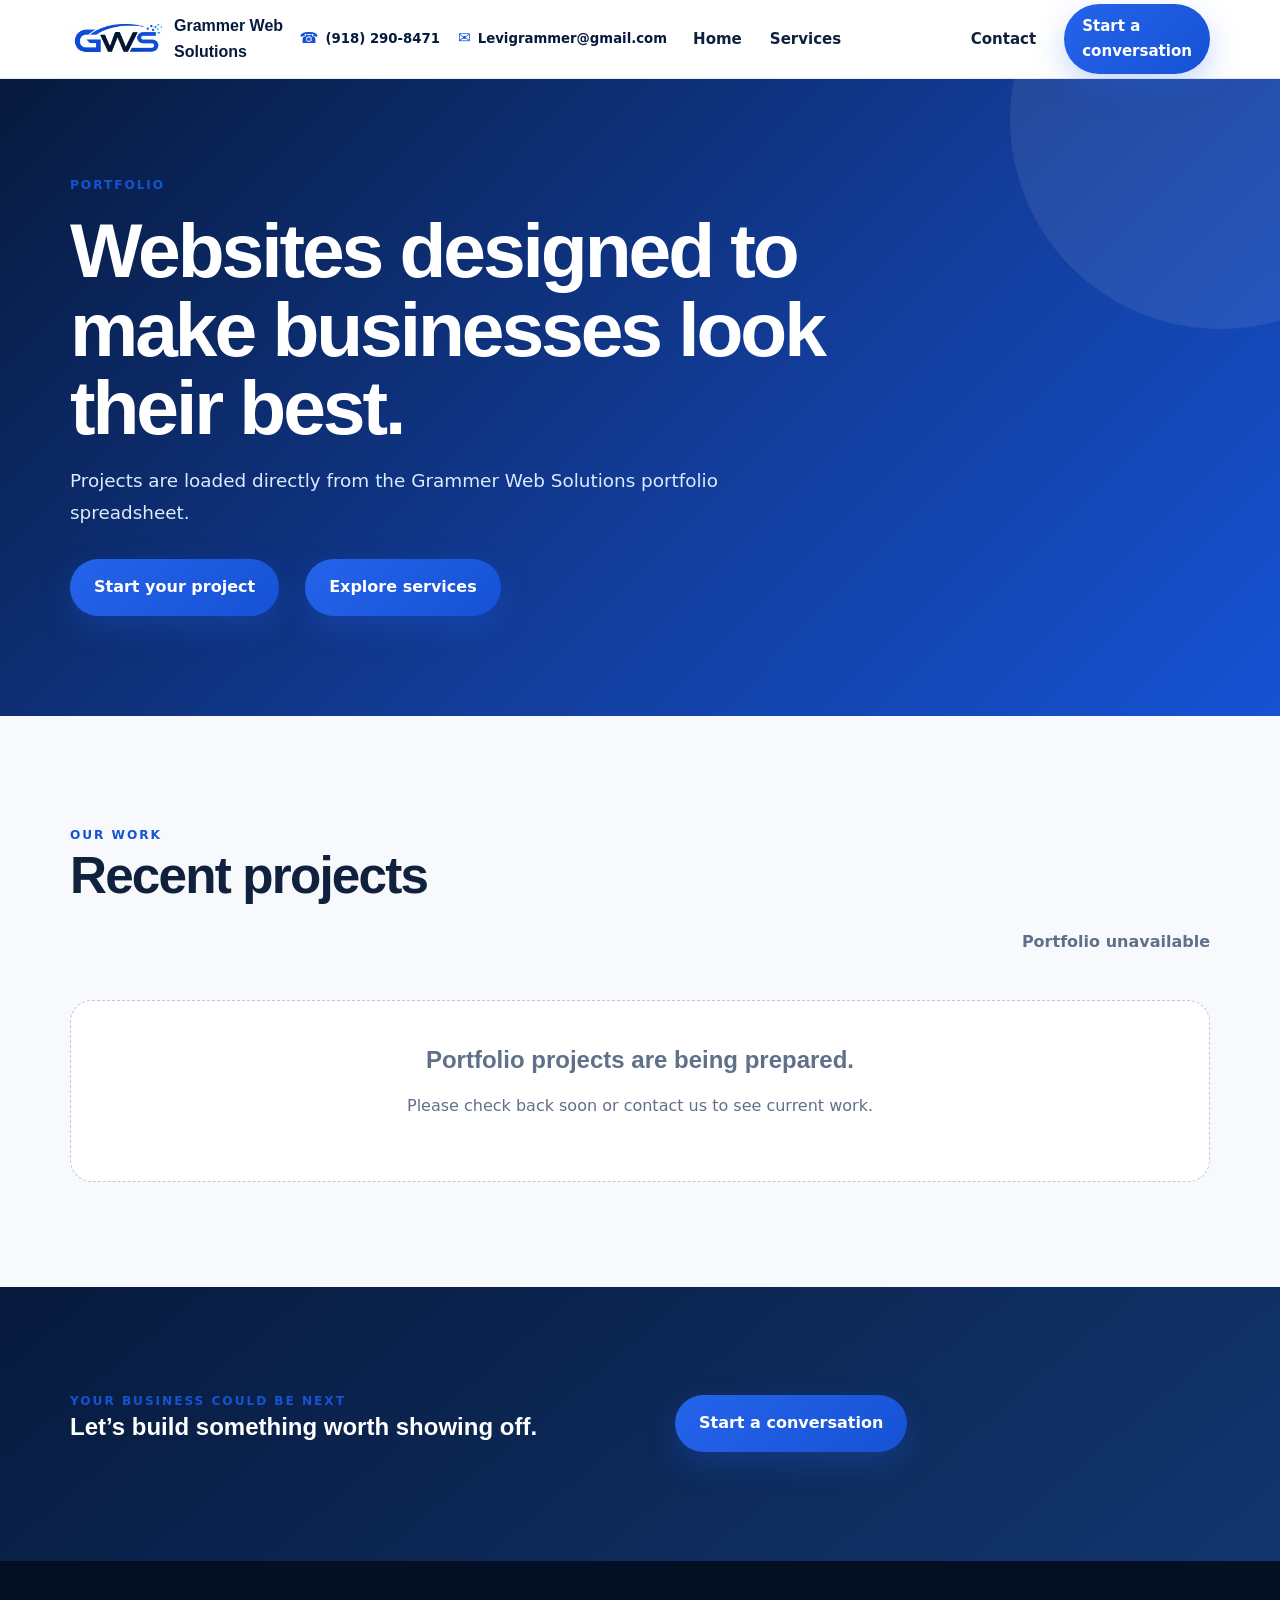
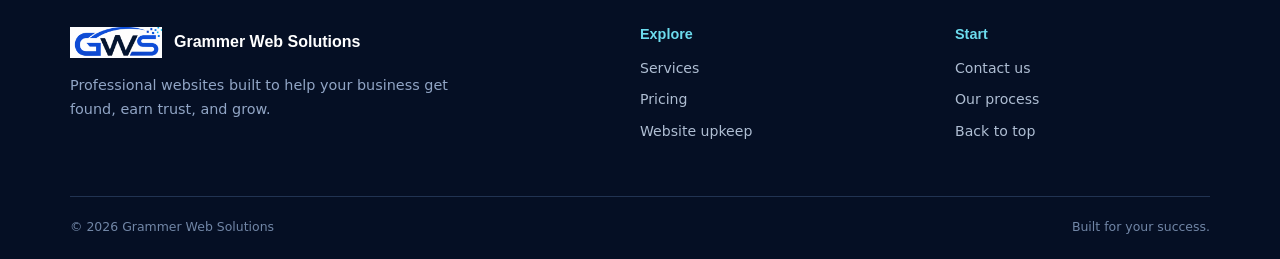
<file: portfolio.html>
<!doctype html>
<html lang="en"><head><meta charset="utf-8"/><meta content="width=device-width, initial-scale=1" name="viewport"/><meta content="#1652d4" name="theme-color"/><meta content="View website projects created by Grammer Web Solutions." name="description"/><link href="[data-uri]" rel="icon"/><link href="style.css" rel="stylesheet"/></head><body class="page-inner"><header class="site-header" id="top">
<div class="container nav-wrap">
<a aria-label="Grammer Web Solutions home" class="brand" href="#top">
<img alt="GWS" src="[data-uri]"/>
<span>Grammer Web Solutions</span>
</a>
<div class="header-contact" aria-label="Contact Grammer Web Solutions">
<a class="header-contact-link" href="tel:+19182908471" aria-label="Call Grammer Web Solutions at 918-290-8471">
<span class="header-contact-icon" aria-hidden="true">☎</span><span>(918) 290-8471</span>
</a>
<a class="header-contact-link" href="mailto:Levigrammer@gmail.com" aria-label="Email Grammer Web Solutions at Levigrammer@gmail.com">
<span class="header-contact-icon" aria-hidden="true">✉</span><span>Levigrammer@gmail.com</span>
</a>
</div>
<button aria-controls="site-nav" aria-expanded="false" aria-label="Open menu" class="menu-button">
<span></span><span></span><span></span>
</button>
<nav aria-label="Main navigation" id="site-nav"><a href="index.html">Home</a><a href="services.html">Services</a><a class="nav-current" href="portfolio.html">Portfolio</a><a href="index.html#contact">Contact</a><a class="button button-small" href="index.html#contact">Start a conversation</a></nav>
</div>
</header>
<main>
<section class="page-hero"><div class="container"><span class="eyebrow">Portfolio</span><h1>Websites designed to make businesses look their best.</h1><p>Projects are loaded directly from the Grammer Web Solutions portfolio spreadsheet.</p><div class="hero-actions"><a class="button" href="index.html#contact">Start your project</a><a class="button button-ghost" href="services.html">Explore services</a></div></div></section>
<section class="section"><div class="container"><div class="portfolio-toolbar"><div class="section-heading"><span class="eyebrow">Our work</span><h2>Recent projects</h2></div><p aria-live="polite" class="portfolio-status" id="portfolio-status">Loading projects…</p></div><div aria-live="polite" class="portfolio-grid" id="portfolio-grid"></div></div></section>
<section class="cta-section"><div class="container cta-grid"><div><span class="eyebrow light">Your business could be next</span><h2>Let’s build something worth showing off.</h2></div><div><a class="button button-light" href="index.html#contact">Start a conversation</a></div></div></section>
</main><footer>
<div class="container footer-grid">
<div>
<a class="brand footer-brand" href="#top"><img alt="" src="[data-uri]"/><span>Grammer Web Solutions</span></a>
<p>Professional websites built to help your business get found, earn trust, and grow.</p>
</div>
<div><h3>Explore</h3><a href="services.html">Services</a><a href="index.html#pricing">Pricing</a><a href="services.html#upkeep">Website upkeep</a></div>
<div><h3>Start</h3><a href="index.html#contact">Contact us</a><a href="index.html#process">Our process</a><a href="#top">Back to top</a></div>
</div>
<div class="container footer-bottom"><span>© <span id="year"></span> Grammer Web Solutions</span><span>Built for your success.</span></div>
</footer><script src="main.js"></script><script src="portfolio.js"></script></body></html>
</file>
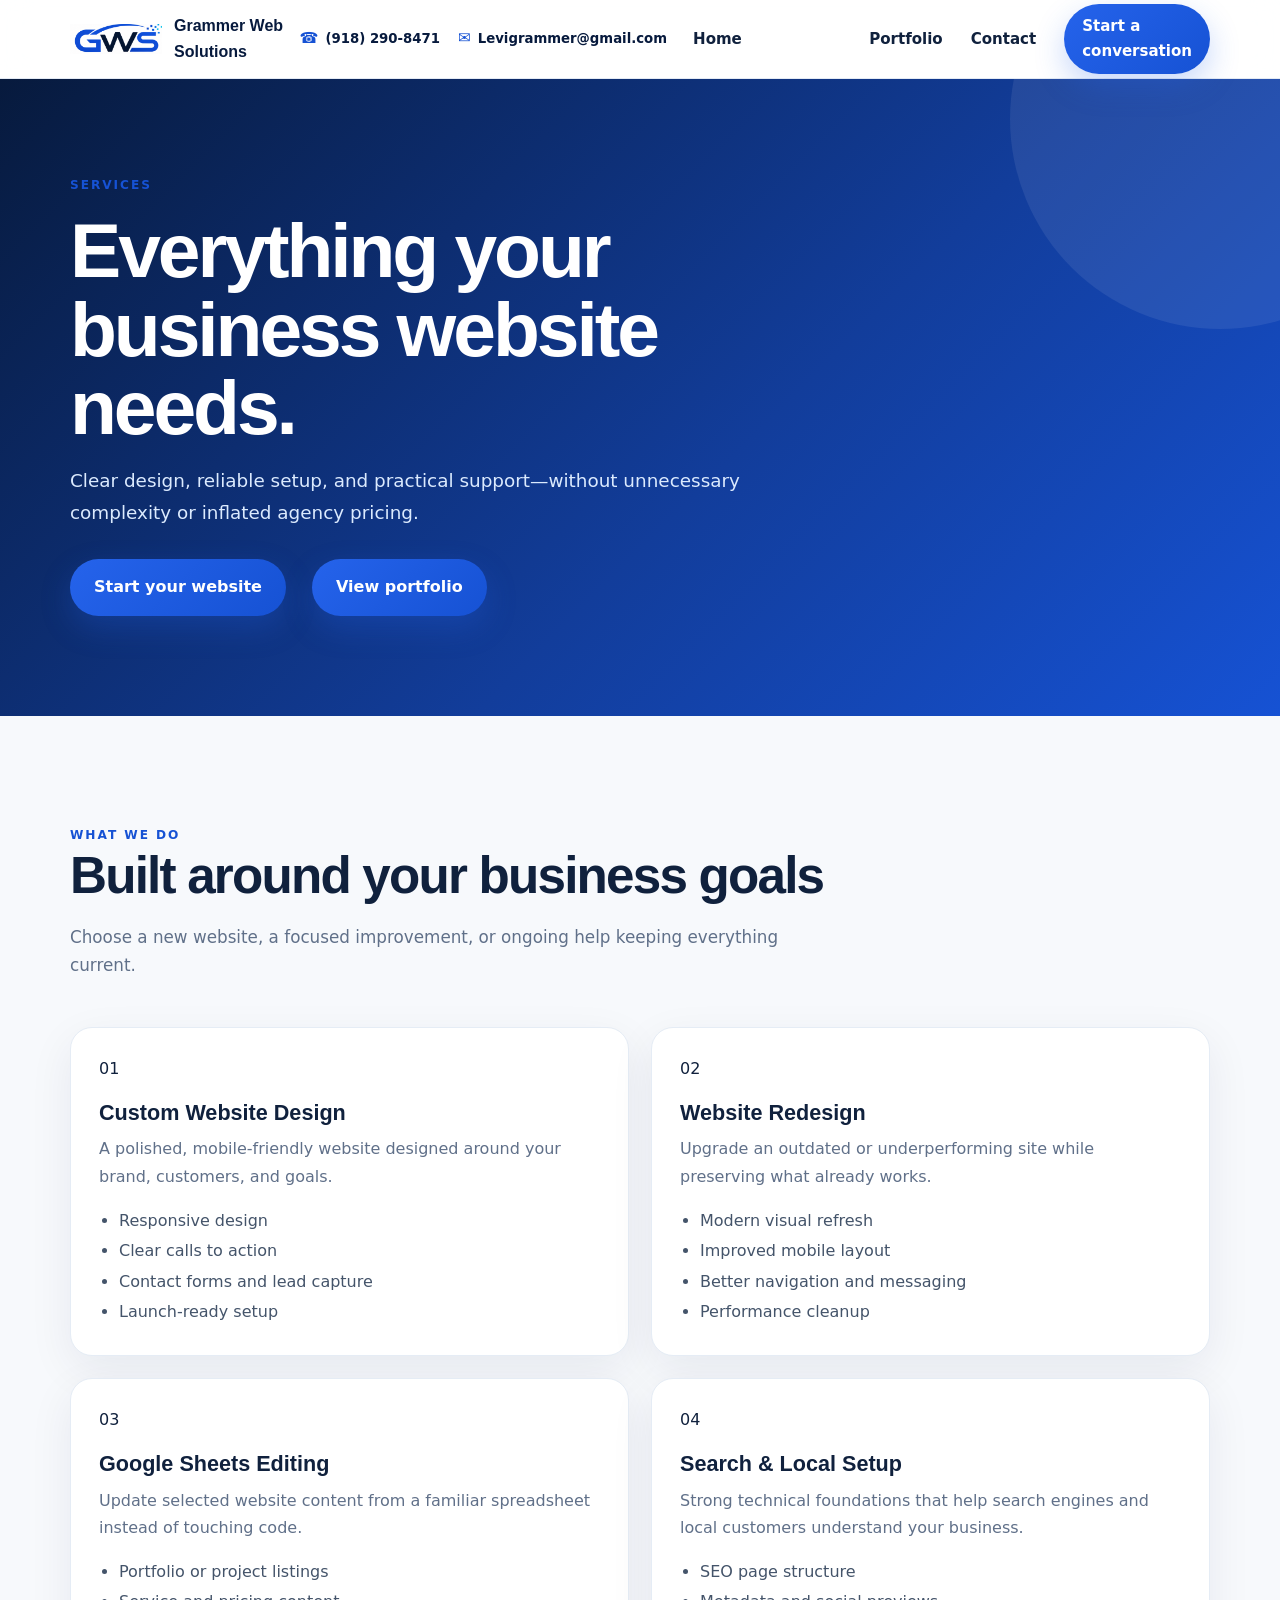
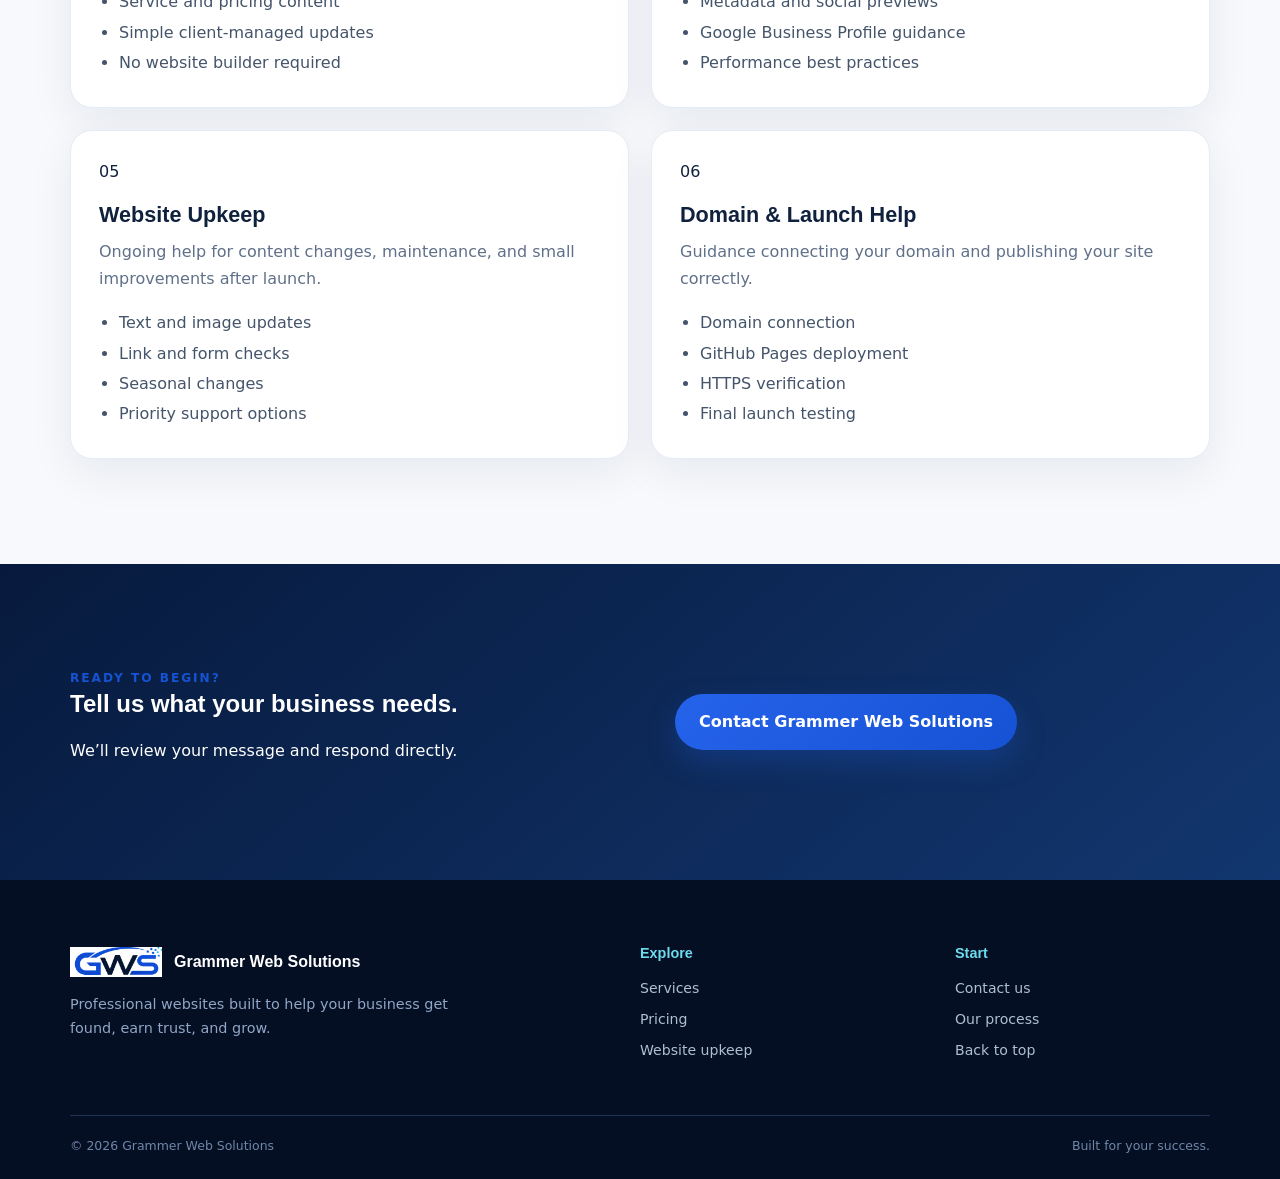
<file: services.html>
<!doctype html>
<html lang="en"><head><meta charset="utf-8"/><meta content="width=device-width, initial-scale=1" name="viewport"/><meta content="#1652d4" name="theme-color"/><meta content="Website design, redesign, Google Sheets editing, SEO foundations, upkeep, and launch help from Grammer Web Solutions." name="description"/><link href="[data-uri]" rel="icon"/><link href="style.css" rel="stylesheet"/></head><body class="page-inner"><header class="site-header" id="top">
<div class="container nav-wrap">
<a aria-label="Grammer Web Solutions home" class="brand" href="#top">
<img alt="GWS" src="[data-uri]"/>
<span>Grammer Web Solutions</span>
</a>
<div class="header-contact" aria-label="Contact Grammer Web Solutions">
<a class="header-contact-link" href="tel:+19182908471" aria-label="Call Grammer Web Solutions at 918-290-8471">
<span class="header-contact-icon" aria-hidden="true">☎</span><span>(918) 290-8471</span>
</a>
<a class="header-contact-link" href="mailto:Levigrammer@gmail.com" aria-label="Email Grammer Web Solutions at Levigrammer@gmail.com">
<span class="header-contact-icon" aria-hidden="true">✉</span><span>Levigrammer@gmail.com</span>
</a>
</div>
<button aria-controls="site-nav" aria-expanded="false" aria-label="Open menu" class="menu-button">
<span></span><span></span><span></span>
</button>
<nav aria-label="Main navigation" id="site-nav"><a href="index.html">Home</a><a class="nav-current" href="services.html">Services</a><a href="portfolio.html">Portfolio</a><a href="index.html#contact">Contact</a><a class="button button-small" href="index.html#contact">Start a conversation</a></nav>
</div>
</header>
<main>
<section class="page-hero"><div class="container"><span class="eyebrow">Services</span><h1>Everything your business website needs.</h1><p>Clear design, reliable setup, and practical support—without unnecessary complexity or inflated agency pricing.</p><div class="hero-actions"><a class="button" href="index.html#contact">Start your website</a><a class="button button-ghost" href="portfolio.html">View portfolio</a></div></div></section>
<section class="section"><div class="container"><div class="section-heading reveal"><span class="eyebrow">What we do</span><h2>Built around your business goals</h2><p>Choose a new website, a focused improvement, or ongoing help keeping everything current.</p></div><div class="service-detail-grid">
<article class="service-detail reveal"><div class="service-icon">01</div><h2>Custom Website Design</h2><p>A polished, mobile-friendly website designed around your brand, customers, and goals.</p><ul><li>Responsive design</li><li>Clear calls to action</li><li>Contact forms and lead capture</li><li>Launch-ready setup</li></ul></article>
<article class="service-detail reveal delay-one"><div class="service-icon">02</div><h2>Website Redesign</h2><p>Upgrade an outdated or underperforming site while preserving what already works.</p><ul><li>Modern visual refresh</li><li>Improved mobile layout</li><li>Better navigation and messaging</li><li>Performance cleanup</li></ul></article>
<article class="service-detail reveal"><div class="service-icon">03</div><h2>Google Sheets Editing</h2><p>Update selected website content from a familiar spreadsheet instead of touching code.</p><ul><li>Portfolio or project listings</li><li>Service and pricing content</li><li>Simple client-managed updates</li><li>No website builder required</li></ul></article>
<article class="service-detail reveal delay-one"><div class="service-icon">04</div><h2>Search &amp; Local Setup</h2><p>Strong technical foundations that help search engines and local customers understand your business.</p><ul><li>SEO page structure</li><li>Metadata and social previews</li><li>Google Business Profile guidance</li><li>Performance best practices</li></ul></article>
<article class="service-detail reveal" id="upkeep"><div class="service-icon">05</div><h2>Website Upkeep</h2><p>Ongoing help for content changes, maintenance, and small improvements after launch.</p><ul><li>Text and image updates</li><li>Link and form checks</li><li>Seasonal changes</li><li>Priority support options</li></ul></article>
<article class="service-detail reveal delay-one"><div class="service-icon">06</div><h2>Domain &amp; Launch Help</h2><p>Guidance connecting your domain and publishing your site correctly.</p><ul><li>Domain connection</li><li>GitHub Pages deployment</li><li>HTTPS verification</li><li>Final launch testing</li></ul></article>
</div></div></section>
<section class="cta-section"><div class="container cta-grid"><div><span class="eyebrow light">Ready to begin?</span><h2>Tell us what your business needs.</h2><p>We’ll review your message and respond directly.</p></div><div><a class="button button-light" href="index.html#contact">Contact Grammer Web Solutions</a></div></div></section>
</main><footer>
<div class="container footer-grid">
<div>
<a class="brand footer-brand" href="#top"><img alt="" src="[data-uri]"/><span>Grammer Web Solutions</span></a>
<p>Professional websites built to help your business get found, earn trust, and grow.</p>
</div>
<div><h3>Explore</h3><a href="services.html">Services</a><a href="index.html#pricing">Pricing</a><a href="services.html#upkeep">Website upkeep</a></div>
<div><h3>Start</h3><a href="index.html#contact">Contact us</a><a href="index.html#process">Our process</a><a href="#top">Back to top</a></div>
</div>
<div class="container footer-bottom"><span>© <span id="year"></span> Grammer Web Solutions</span><span>Built for your success.</span></div>
</footer><script src="main.js"></script></body></html>
</file>
<file: style.css>
:root {
  --blue: #1652d4;
  --blue-bright: #2563eb;
  --cyan: #06b6d4;
  --navy: #071a3d;
  --navy-2: #0d244f;
  --ink: #10213d;
  --muted: #607089;
  --line: #dce5f2;
  --soft: #f4f8ff;
  --white: #fff;
  --shadow: 0 24px 70px rgba(9, 36, 84, .13);
  --radius: 22px;
}
* { box-sizing: border-box; }
html { scroll-behavior: smooth; }
body { margin: 0; font-family: Inter, system-ui, sans-serif; color: var(--ink); background: white; line-height: 1.65; }
img { max-width: 100%; }
a { color: inherit; text-decoration: none; }
button, input, textarea, select { font: inherit; }
.container { width: min(1140px, calc(100% - 40px)); margin: 0 auto; }
.skip-link { position: fixed; left: 16px; top: -80px; background: white; padding: 12px 16px; z-index: 999; }
.skip-link:focus { top: 16px; }
.site-header { position: sticky; top: 0; z-index: 50; background: rgba(255,255,255,.9); backdrop-filter: blur(16px); border-bottom: 1px solid rgba(220,229,242,.8); }
.nav-wrap { min-height: 78px; display: flex; align-items: center; justify-content: space-between; }
.brand { display: flex; align-items: center; gap: 12px; font-family: Poppins, sans-serif; font-weight: 700; color: var(--navy); }
.brand img { width: 92px; height: 34px; object-fit: contain; }
#site-nav { display: flex; gap: 28px; align-items: center; font-weight: 600; font-size: .94rem; }
#site-nav > a:not(.button):hover { color: var(--blue); }
.menu-button { display: none; border: 0; background: transparent; padding: 8px; }
.menu-button span { display: block; width: 26px; height: 2px; background: var(--navy); margin: 5px; }
.button { display: inline-flex; align-items: center; justify-content: center; border: 0; border-radius: 999px; padding: 15px 24px; background: linear-gradient(135deg, var(--blue-bright), var(--blue)); color: white; font-weight: 700; box-shadow: 0 12px 30px rgba(37,99,235,.25); cursor: pointer; transition: transform .2s, box-shadow .2s; }
.button:hover { transform: translateY(-2px); box-shadow: 0 16px 35px rgba(37,99,235,.32); }
.button-small { padding: 10px 18px; }
.full { width: 100%; }
.hero { position: relative; overflow: hidden; padding: 105px 0 90px; background: linear-gradient(145deg,#fff 40%,#edf5ff); }
.hero-grid { display: grid; grid-template-columns: 1.02fr .98fr; gap: 70px; align-items: center; }
.hero-glow { position: absolute; border-radius: 50%; filter: blur(3px); opacity: .55; }
.hero-glow-one { width: 420px; height: 420px; right: -140px; top: -170px; background: radial-gradient(circle,#a7e9ff,transparent 68%); }
.hero-glow-two { width: 360px; height: 360px; left: -190px; bottom: -240px; background: radial-gradient(circle,#b9cfff,transparent 68%); }
.eyebrow { color: var(--blue); font-weight: 800; text-transform: uppercase; letter-spacing: .16em; font-size: .76rem; margin-bottom: 14px; }
h1,h2,h3 { font-family: Poppins, sans-serif; line-height: 1.15; margin-top: 0; }
h1 { font-size: clamp(2.8rem, 5.4vw, 5rem); letter-spacing: -.045em; margin-bottom: 22px; }
h1 span { color: var(--blue); }
.hero-lead { font-size: 1.16rem; color: var(--muted); max-width: 640px; }
.hero-actions { display: flex; align-items: center; gap: 26px; margin: 30px 0; }
.text-link { color: var(--blue); font-weight: 800; }
.text-link span { transition: margin-left .2s; }
.text-link:hover span { margin-left: 5px; }
.trust-row { display: flex; flex-wrap: wrap; gap: 20px; color: var(--muted); font-weight: 600; font-size: .9rem; }
.trust-row span::before { content:"✓"; color: var(--cyan); margin-right: 7px; }
.browser-card { position: relative; border: 1px solid white; border-radius: var(--radius); background: white; box-shadow: var(--shadow); overflow: visible; transform: rotate(1deg); }
.browser-top { height: 42px; border-bottom: 1px solid var(--line); display: flex; align-items: center; gap: 7px; padding: 0 14px; color: #8090a8; font-size: .68rem; }
.browser-top i { width: 8px; height: 8px; border-radius: 50%; background: #cdd7e5; }
.browser-top span { margin-left: 10px; background: #f2f5f9; border-radius: 10px; padding: 4px 20px; flex: 1; text-align: center; }
.browser-content { padding: 24px; }
.mini-nav { display: flex; justify-content: space-between; align-items: center; font-size: .58rem; color: var(--navy); }
.mini-nav b { color: var(--blue); font-size: .73rem; }
.mini-hero { margin-top: 22px; border-radius: 16px; padding: 38px 30px; background: linear-gradient(135deg,var(--navy),#15366f); color: white; }
.mini-hero small { color: #65d8ee; font-weight: 700; letter-spacing: .12em; }
.mini-hero h2 { font-size: 1.7rem; margin: 10px 0; }
.mini-hero p { color: #cedaf0; font-size: .78rem; }
.mini-hero button { background: var(--blue-bright); color: white; border:0; border-radius: 20px; padding: 9px 15px; font-size: .7rem; font-weight: 700; }
.mini-stats { display: grid; grid-template-columns: repeat(3,1fr); gap: 10px; margin-top: 14px; }
.mini-stats div { padding: 13px; background: var(--soft); border-radius: 10px; text-align: center; }
.mini-stats strong,.mini-stats span { display:block; }
.mini-stats strong { color:var(--blue); font-size:.78rem; }
.mini-stats span { color:var(--muted); font-size:.58rem; }
.floating-badge { position:absolute; background:white; border:1px solid var(--line); box-shadow:0 12px 30px rgba(9,36,84,.14); border-radius:12px; padding:10px 13px; font-weight:700; font-size:.72rem; color:var(--navy); }
.badge-one { left:-42px; bottom:70px; }
.badge-two { right:-36px; top:90px; }
.proof-strip { border-top:1px solid var(--line); border-bottom:1px solid var(--line); }
.proof-grid { display:grid; grid-template-columns:repeat(4,1fr); }
.proof-grid div { padding:25px 20px; text-align:center; border-right:1px solid var(--line); }
.proof-grid div:last-child { border-right:0; }
.proof-grid strong,.proof-grid span { display:block; }
.proof-grid strong { font-family:Poppins; color:var(--blue); font-size:1.35rem; }
.proof-grid span { color:var(--muted); font-size:.8rem; }
.section { padding:105px 0; }
.section-heading { max-width:760px; margin-bottom:48px; }
.section-heading h2,.pricing-copy h2,.upkeep-copy h2,.cta-copy h2 { font-size:clamp(2.15rem,4vw,3.45rem); letter-spacing:-.035em; margin-bottom:18px; }
.section-heading p,.pricing-copy>p,.upkeep-copy>p,.cta-copy>p { color:var(--muted); font-size:1.05rem; }
.service-grid { display:grid; grid-template-columns:repeat(3,1fr); gap:20px; }
.service-card { border:1px solid var(--line); border-radius:var(--radius); padding:30px; background:white; transition:transform .2s,box-shadow .2s,border-color .2s; }
.service-card:hover { transform:translateY(-5px); box-shadow:var(--shadow); border-color:#b5cdf5; }
.service-card.featured { background:linear-gradient(145deg,#f7fbff,#edf5ff); }
.icon-box { width:46px;height:46px;display:grid;place-items:center;border-radius:13px;background:#e8f0ff;color:var(--blue);font-weight:800;font-size:1.3rem;margin-bottom:22px; }
.service-card h3 { font-size:1.2rem; margin-bottom:10px; }
.service-card p { color:var(--muted); font-size:.92rem; }
.service-card ul { margin:17px 0 0; padding:0; list-style:none; color:var(--ink); font-size:.84rem; }
.service-card li { margin:8px 0; }
.service-card li::before { content:"✓";color:var(--cyan);font-weight:800;margin-right:8px; }
.section-dark { background:var(--navy); color:white; position:relative; overflow:hidden; }
.section-dark::after { content:"";position:absolute;width:500px;height:500px;border-radius:50%;right:-280px;bottom:-300px;background:radial-gradient(circle,rgba(37,99,235,.5),transparent 68%); }
.light .eyebrow { color:#6fe3f4; }
.light p { color:#b7c5dc; }
.process-grid { display:grid;grid-template-columns:repeat(4,1fr);gap:20px;position:relative;z-index:1; }
.process-step { border-top:1px solid #31507e;padding-top:24px; }
.process-step span { font-family:Poppins;font-size:1.8rem;font-weight:800;color:#5cd7ee; }
.process-step h3 { margin:18px 0 8px;font-size:1.25rem; }
.process-step p { color:#b9c7db;font-size:.9rem; }
.pricing-grid { display:grid;grid-template-columns:1.1fr .7fr;gap:90px;align-items:center; }
.included-list { display:grid;grid-template-columns:1fr 1fr;gap:13px;margin-top:28px;font-weight:600;font-size:.9rem; }
.included-list span { padding:12px 14px;background:var(--soft);border-radius:11px; }
.price-card { background:var(--navy);color:white;border-radius:28px;padding:42px;box-shadow:0 28px 70px rgba(7,26,61,.25); }
.price-label { color:#b8c9e4;font-weight:600; }
.price { font-family:Poppins;font-size:5.5rem;font-weight:800;line-height:1;margin:12px 0;letter-spacing:-.06em; }
.price sup { font-size:2rem;vertical-align:top;margin-right:4px;color:#67dff1; }
.price-card>p { color:#c7d4e8; }
.price-card hr { border:0;border-top:1px solid #31507e;margin:26px 0; }
.price-card .price-note { font-size:.86rem; }
.price-card small { display:block;text-align:center;color:#9dafca;margin-top:13px; }
.upkeep-section { background:var(--soft); }
.upkeep-grid { display:grid;grid-template-columns:.85fr 1.15fr;gap:90px;align-items:center; }
.upkeep-visual { min-height:430px;position:relative;display:grid;place-items:center; }
.pulse-ring { width:330px;height:330px;border:1px solid #b8cdf1;border-radius:50%;position:absolute;box-shadow:0 0 0 45px rgba(37,99,235,.04),0 0 0 90px rgba(37,99,235,.025); }
.shield { width:170px;height:190px;clip-path:polygon(50% 0,92% 17%,85% 72%,50% 100%,15% 72%,8% 17%);background:linear-gradient(145deg,var(--blue-bright),var(--navy));display:flex;flex-direction:column;align-items:center;justify-content:center;color:white;font-family:Poppins;font-size:2.4rem;font-weight:800;box-shadow:var(--shadow); }
.shield span { display:block;font-size:.62rem;letter-spacing:.2em;color:#87e8f5; }
.care-item { position:absolute;background:white;border:1px solid var(--line);box-shadow:0 13px 35px rgba(9,36,84,.11);padding:11px 15px;border-radius:12px;font-size:.75rem;font-weight:700; }
.care-one { top:55px;left:10px; }.care-two { right:0;top:170px; }.care-three { left:35px;bottom:40px; }
.upkeep-features { display:grid;grid-template-columns:1fr 1fr;gap:18px;margin:28px 0; }
.upkeep-features div { background:white;border:1px solid var(--line);border-radius:15px;padding:17px; }
.upkeep-features b,.upkeep-features span { display:block; }
.upkeep-features span { color:var(--muted);font-size:.82rem;margin-top:5px; }
.why-grid { display:grid;grid-template-columns:repeat(3,1fr);gap:24px; }
.why-grid article { border-left:3px solid var(--blue);padding:7px 26px; }
.why-grid span { color:var(--cyan);font-family:Poppins;font-weight:800; }
.why-grid h3 { margin:9px 0; }
.why-grid p { color:var(--muted);font-size:.9rem; }
.cta-section { background:linear-gradient(140deg,var(--navy),#12366f);color:white;padding:100px 0; }
.cta-grid { display:grid;grid-template-columns:1fr 1fr;gap:70px;align-items:center; }
.cta-copy .eyebrow { color:#6be1f2; }
.cta-copy>p { color:#c3d0e4; }
.contact-points { display:flex;flex-direction:column;gap:8px;color:#dbe5f4;font-weight:600; }
.contact-form { background:white;color:var(--ink);border-radius:24px;padding:30px;display:grid;grid-template-columns:1fr 1fr;gap:17px;box-shadow:0 24px 70px rgba(0,0,0,.2); }
.contact-form label { font-weight:700;font-size:.8rem; }
.contact-form input,.contact-form select,.contact-form textarea { display:block;width:100%;margin-top:7px;border:1px solid #ccd8e8;border-radius:10px;padding:12px;background:white;color:var(--ink); }
.contact-form input:focus,.contact-form select:focus,.contact-form textarea:focus { outline:3px solid rgba(37,99,235,.15);border-color:var(--blue); }
.full-field { grid-column:1/-1; }
.form-status { margin:0;color:var(--muted);font-size:.82rem; }
footer { background:#050f24;color:white;padding:65px 0 22px; }
.footer-grid { display:grid;grid-template-columns:2fr 1fr 1fr;gap:60px; }
.footer-brand { color:white; }
.footer-grid p { color:#91a5c5;max-width:420px;font-size:.9rem; }
.footer-grid h3 { font-size:.9rem;color:#6cdbed;margin-bottom:15px; }
.footer-grid>div>a:not(.brand) { display:block;color:#afbed3;margin:8px 0;font-size:.88rem; }
.footer-bottom { border-top:1px solid #213352;margin-top:45px;padding-top:20px;display:flex;justify-content:space-between;color:#7186a6;font-size:.78rem; }
.reveal { opacity:0;transform:translateY(22px);transition:opacity .7s ease,transform .7s ease; }
.reveal.visible { opacity:1;transform:none; }
.delay-one { transition-delay:.1s; }.delay-two { transition-delay:.2s; }.delay-three { transition-delay:.3s; }

@media (max-width: 900px) {
  .menu-button { display:block; }
  #site-nav { display:none;position:absolute;top:78px;left:0;right:0;background:white;padding:20px;flex-direction:column;border-bottom:1px solid var(--line);box-shadow:0 15px 30px rgba(9,36,84,.1); }
  #site-nav.open { display:flex; }
  .brand span { display:none; }
  .hero-grid,.pricing-grid,.upkeep-grid,.cta-grid { grid-template-columns:1fr;gap:55px; }
  .hero { padding-top:75px; }
  .browser-card { max-width:620px;margin:auto; }
  .service-grid { grid-template-columns:1fr 1fr; }
  .process-grid { grid-template-columns:1fr 1fr; }
  .proof-grid { grid-template-columns:1fr 1fr; }
  .proof-grid div:nth-child(2) { border-right:0; }
  .proof-grid div:nth-child(-n+2) { border-bottom:1px solid var(--line); }
}
@media (max-width: 620px) {
  .container { width:min(100% - 28px,1140px); }
  h1 { font-size:2.65rem; }
  .section { padding:78px 0; }
  .service-grid,.process-grid,.why-grid,.included-list,.upkeep-features,.contact-form,.footer-grid { grid-template-columns:1fr; }
  .hero-actions { align-items:flex-start;flex-direction:column;gap:16px; }
  .proof-grid { grid-template-columns:1fr 1fr; }
  .floating-badge { display:none; }
  .upkeep-visual { transform:scale(.86);margin:-30px; }
  .full-field { grid-column:1; }
  .footer-bottom { flex-direction:column;gap:7px; }
}
@media (prefers-reduced-motion: reduce) {
  *,*::before,*::after { scroll-behavior:auto!important;animation:none!important;transition:none!important; }
  .reveal { opacity:1;transform:none; }
}

/* Multi-page additions */
body.page-inner { background:#f7f9fc; }
.page-hero { padding:92px 0 70px;background:linear-gradient(135deg,var(--navy),#123d9b 58%,var(--blue));color:#fff;position:relative;overflow:hidden; }
.page-hero:after { content:"";position:absolute;width:420px;height:420px;border-radius:50%;right:-150px;top:-170px;background:rgba(255,255,255,.08); }
.page-hero .container { position:relative;z-index:1; }
.page-hero h1 { max-width:780px;margin:14px 0 18px;font-size:clamp(2.5rem,6vw,4.8rem);line-height:1.02;letter-spacing:-.04em; }
.page-hero p { max-width:720px;color:#dbeafe;font-size:1.15rem;line-height:1.75; }
.nav-current { color:var(--blue)!important; }
.site-header .nav-current { color:#fff!important;background:rgba(255,255,255,.13); }
.service-detail-grid { display:grid;grid-template-columns:repeat(2,minmax(0,1fr));gap:22px; }
.service-detail { background:#fff;border:1px solid #e5ecf5;border-radius:22px;padding:28px;box-shadow:0 14px 45px rgba(12,35,75,.07); }
.service-detail .service-icon { margin-bottom:18px; }
.service-detail h2 { margin:0 0 10px;font-size:1.35rem; }
.service-detail p { color:var(--muted);margin:0 0 16px;line-height:1.7; }
.service-detail ul { margin:0;padding-left:20px;color:#44546a;line-height:1.9; }
.portfolio-toolbar { display:flex;justify-content:space-between;gap:20px;align-items:end;margin-bottom:28px; }
.portfolio-status { color:var(--muted);font-weight:700; }
.portfolio-grid { display:grid;grid-template-columns:repeat(3,minmax(0,1fr));gap:24px; }
.portfolio-card { background:#fff;border:1px solid #e3eaf4;border-radius:22px;overflow:hidden;box-shadow:0 15px 45px rgba(16,42,86,.08);display:flex;flex-direction:column;min-height:100%; }
.portfolio-image { aspect-ratio:16/10;background:linear-gradient(135deg,#dbeafe,#eff6ff);overflow:hidden;display:flex;align-items:center;justify-content:center; }
.portfolio-image img { width:100%;height:100%;object-fit:cover;display:block; }
.portfolio-placeholder { font-weight:900;color:#1652d4;font-size:1.15rem;padding:25px;text-align:center; }
.portfolio-body { padding:24px;display:flex;flex-direction:column;flex:1; }
.portfolio-body h2 { margin:0 0 9px;font-size:1.3rem; }
.portfolio-body p { color:var(--muted);line-height:1.65;margin:0 0 20px; }
.portfolio-body .button { margin-top:auto;align-self:flex-start; }
.portfolio-empty { background:#fff;border:1px dashed #b9c8dc;border-radius:22px;padding:45px;text-align:center;color:var(--muted);grid-column:1/-1; }
.form-status.success { color:#b7f7cf; }
.form-status.error { color:#ffd1d1; }
.form-status.sending { color:#dbeafe; }
.contact-form button[disabled] { opacity:.65;cursor:wait; }
.contact-form .honeypot { position:absolute!important;left:-10000px!important;width:1px!important;height:1px!important;overflow:hidden!important; }
@media (max-width:900px){.portfolio-grid{grid-template-columns:repeat(2,minmax(0,1fr))}.service-detail-grid{grid-template-columns:1fr}}
@media (max-width:620px){.portfolio-grid{grid-template-columns:1fr}.portfolio-toolbar{display:block}.page-hero{padding:72px 0 54px}}

/* Header contact details and highlighted mobile menu */
.header-contact {
  display: flex;
  align-items: center;
  gap: 18px;
  margin-left: auto;
  margin-right: 26px;
  color: var(--navy);
  font-size: .83rem;
  font-weight: 700;
}
.header-contact-link {
  display: inline-flex;
  align-items: center;
  gap: 7px;
  white-space: nowrap;
  transition: color .2s ease, transform .2s ease;
}
.header-contact-link:hover { color: var(--blue); transform: translateY(-1px); }
.header-contact-icon { color: var(--blue); font-size: .95rem; line-height: 1; }

@keyframes menuGlow {
  0%, 100% { box-shadow: 0 0 0 3px rgba(37,99,235,.12), 0 0 14px rgba(37,99,235,.34); }
  50% { box-shadow: 0 0 0 5px rgba(6,182,212,.13), 0 0 24px rgba(37,99,235,.58); }
}
.menu-button {
  border-radius: 12px;
  transition: transform .2s ease, background .2s ease;
}
.menu-button:hover, .menu-button:focus-visible {
  background: #edf5ff;
  transform: scale(1.04);
}

@media (max-width: 1100px) {
  .header-contact { gap: 12px; margin-right: 18px; font-size: .76rem; }
}
@media (max-width: 900px) {
  .nav-wrap { gap: 10px; }
  .header-contact {
    flex-direction: column;
    align-items: flex-start;
    gap: 1px;
    margin: 0 auto 0 8px;
    font-size: .69rem;
    line-height: 1.25;
  }
  .header-contact-icon { font-size: .72rem; }
  .menu-button { animation: menuGlow 2.2s ease-in-out infinite; background: #f7fbff; }
}
@media (max-width: 420px) {
  .brand img { width: 78px; }
  .header-contact { font-size: .61rem; margin-left: 0; }
  .header-contact-link { gap: 4px; }
  .menu-button { padding: 7px 5px; }
  .menu-button span { width: 24px; margin: 5px 4px; }
}
</file>
